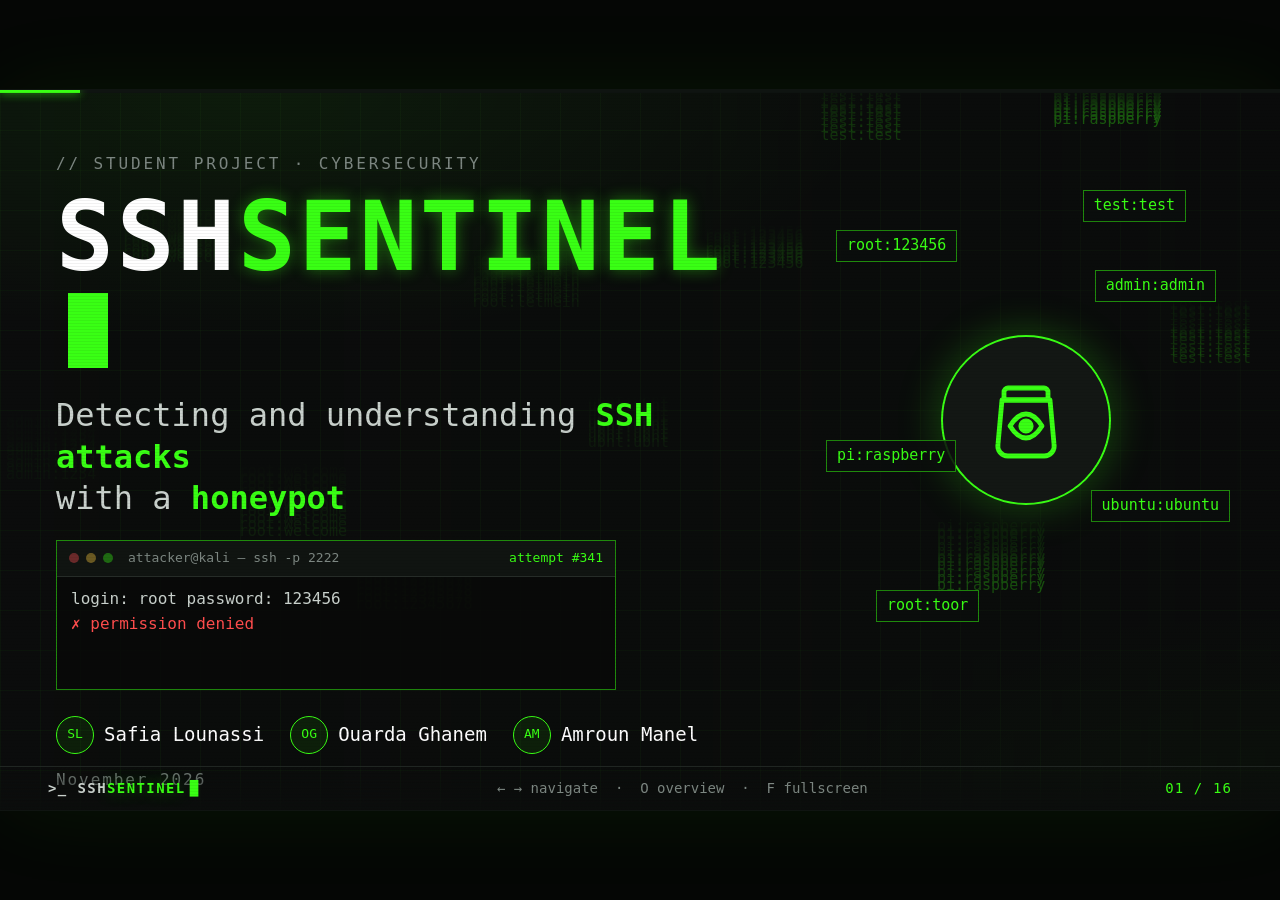
<file: presentation/index.html>
<!DOCTYPE html>
<html lang="en">
<head>
<meta charset="utf-8">
<meta name="viewport" content="width=device-width, initial-scale=1">
<title>SSH Sentinel - Detecting and understanding SSH attacks with a honeypot</title>
<link rel="stylesheet" href="css/style.css">
<link rel="stylesheet" href="css/slides.css">
</head>
<body>

<!-- ============================ ICON SET (line icons, 48x48) ============================ -->
<svg width="0" height="0" style="position:absolute" aria-hidden="true" focusable="false">
  <symbol id="i-server" viewBox="0 0 48 48"><rect x="6" y="8" width="36" height="14" rx="3"/><rect x="6" y="26" width="36" height="14" rx="3"/><circle cx="13" cy="15" r="1.6" fill="currentColor"/><circle cx="13" cy="33" r="1.6" fill="currentColor"/><path d="M22 15h14M22 33h14"/></symbol>
  <symbol id="i-db" viewBox="0 0 48 48"><ellipse cx="24" cy="12" rx="14" ry="6"/><path d="M10 12v24c0 3.3 6.3 6 14 6s14-2.7 14-6V12"/><path d="M10 24c0 3.3 6.3 6 14 6s14-2.7 14-6"/></symbol>
  <symbol id="i-web" viewBox="0 0 48 48"><rect x="5" y="8" width="38" height="32" rx="4"/><path d="M5 17h38"/><circle cx="11" cy="12.5" r="1.2" fill="currentColor"/><circle cx="16" cy="12.5" r="1.2" fill="currentColor"/><circle cx="24" cy="29" r="7"/><path d="M17 29h14M24 22c-3 3-3 11 0 14M24 22c3 3 3 11 0 14"/></symbol>
  <symbol id="i-terminal" viewBox="0 0 48 48"><rect x="5" y="9" width="38" height="30" rx="4"/><path d="M12 19l7 6-7 6M24 32h10"/></symbol>
  <symbol id="i-key" viewBox="0 0 48 48"><circle cx="15" cy="24" r="8"/><circle cx="15" cy="24" r="2.5" fill="currentColor"/><path d="M23 24h20M36 24v6M42 24v5"/></symbol>
  <symbol id="i-hacker" viewBox="0 0 48 48"><path d="M8 43c0-9 6-14 16-14s16 5 16 14"/><path d="M11 24c0-9 5-16 13-16s13 7 13 16c0 6-5 10-13 10s-13-4-13-10z"/><ellipse cx="24" cy="24" rx="8" ry="6.5" fill="#0b0d0c"/><circle cx="21" cy="24" r="1.8" fill="#ff4d4d" stroke="none"/><circle cx="27" cy="24" r="1.8" fill="#ff4d4d" stroke="none"/></symbol>
  <symbol id="i-firewall" viewBox="0 0 48 48"><rect x="5" y="10" width="38" height="28" rx="2"/><path d="M5 19.3h38M5 28.6h38M19 10v9.3M33 10v9.3M12 19.3v9.3M26 19.3v9.3M40 19.3v9.3M19 28.6V38M33 28.6V38"/></symbol>
  <symbol id="i-honeypot" viewBox="0 0 48 48"><path d="M13 14h22v-4a2 2 0 0 0-2-2H15a2 2 0 0 0-2 2z"/><path d="M12 14h24l2 22a5 5 0 0 1-5 6H15a5 5 0 0 1-5-6z"/><path d="M16 27c2.5-4 5.5-6 8-6s5.5 2 8 6c-2.5 4-5.5 6-8 6s-5.5-2-8-6z"/><circle cx="24" cy="27" r="2.6" fill="currentColor"/></symbol>
  <symbol id="i-eye" viewBox="0 0 48 48"><path d="M3 24s8-13 21-13 21 13 21 13-8 13-21 13S3 24 3 24z"/><circle cx="24" cy="24" r="6"/><circle cx="24" cy="24" r="2" fill="currentColor"/></symbol>
  <symbol id="i-shell" viewBox="0 0 48 48"><ellipse cx="24" cy="25" rx="18" ry="12" transform="rotate(-18 24 25)"/><path d="M8 31c9-5 23-7 33-3"/><path d="M16 29.5v4M20.5 28v4.2M25 27v4.4M29.5 26.5v4.2M34 27v4"/><path d="M14 23.5l3-1.5M18 20.5l3-1.2M23 18.6l3-.8M28 17.8l3-.2"/></symbol>
  <symbol id="i-hammer" viewBox="0 0 48 48"><rect x="21" y="5" width="24" height="11" rx="2" transform="rotate(45 33 10.5)"/><path d="M26 22L8 40"/></symbol>
  <symbol id="i-book" viewBox="0 0 48 48"><path d="M5 11c6-2 13-1 19 3v26c-6-4-13-5-19-3z"/><path d="M43 11c-6-2-13-1-19 3v26c6-4 13-5 19-3z"/><path d="M11 19c3-.6 6 0 9 1.6M11 26c3-.6 6 0 9 1.6"/></symbol>
  <symbol id="i-spray" viewBox="0 0 48 48"><rect x="8" y="20" width="16" height="22" rx="3"/><path d="M12 20v-7h9v7M21 14h9v-3H17"/><path d="M12 30h8"/><circle cx="35" cy="14" r="1.4" fill="currentColor"/><circle cx="40" cy="18" r="1.4" fill="currentColor"/><circle cx="37" cy="23" r="1.4" fill="currentColor"/><circle cx="43" cy="24" r="1.4" fill="currentColor"/><circle cx="40" cy="29" r="1.4" fill="currentColor"/></symbol>
  <symbol id="i-search" viewBox="0 0 48 48"><circle cx="21" cy="21" r="12"/><path d="M30 30l13 13"/><path d="M15 21h12M15 17h8M15 25h8"/></symbol>
  <symbol id="i-session" viewBox="0 0 48 48"><rect x="3" y="17" width="14" height="14" rx="3"/><rect x="31" y="17" width="14" height="14" rx="3"/><path d="M17 24h14"/><path d="M24 14v-5M24 34v5" /></symbol>
  <symbol id="i-alert" viewBox="0 0 48 48"><path d="M24 6L44 40H4z"/><path d="M24 20v10"/><circle cx="24" cy="35" r="1.6" fill="currentColor"/></symbol>
  <symbol id="i-pin" viewBox="0 0 48 48"><path d="M24 43s13-12 13-22a13 13 0 0 0-26 0c0 10 13 22 13 22z"/><circle cx="24" cy="21" r="5"/></symbol>
  <symbol id="i-globe" viewBox="0 0 48 48"><circle cx="24" cy="24" r="18"/><path d="M6 24h36M24 6c-8 9-8 27 0 36M24 6c8 9 8 27 0 36"/></symbol>
  <symbol id="i-lock" viewBox="0 0 48 48"><rect x="9" y="21" width="30" height="21" rx="4"/><path d="M15 21v-6a9 9 0 0 1 18 0v6"/><circle cx="24" cy="31" r="2.5" fill="currentColor"/></symbol>
  <symbol id="i-shield" viewBox="0 0 48 48"><path d="M24 5l16 6v12c0 10-7 17-16 20C15 40 8 33 8 23V11z"/><path d="M17 24l5 5 9-10"/></symbol>
  <symbol id="i-door" viewBox="0 0 48 48"><rect x="12" y="5" width="24" height="38" rx="2"/><circle cx="31" cy="25" r="2" fill="currentColor"/><path d="M6 43h36"/></symbol>
  <symbol id="i-playbook" viewBox="0 0 48 48"><rect x="9" y="8" width="30" height="35" rx="3"/><rect x="17" y="4" width="14" height="8" rx="2"/><path d="M15 21h18M15 28h18M15 35h10"/></symbol>
  <symbol id="i-bell" viewBox="0 0 48 48"><path d="M10 35V23a14 14 0 0 1 28 0v12l4 4H6z"/><path d="M20 43a4 4 0 0 0 8 0"/></symbol>
  <symbol id="i-cube" viewBox="0 0 48 48"><path d="M24 5l17 9v20l-17 9-17-9V14z"/><path d="M7 14l17 9 17-9M24 23v20"/></symbol>
  <symbol id="i-sliders" viewBox="0 0 48 48"><path d="M6 12h36M6 24h36M6 36h36"/><circle cx="17" cy="12" r="4" fill="#141815"/><circle cx="31" cy="24" r="4" fill="#141815"/><circle cx="14" cy="36" r="4" fill="#141815"/></symbol>
  <symbol id="i-check" viewBox="0 0 48 48"><path d="M8 25l11 11 21-23"/></symbol>
  <symbol id="i-x" viewBox="0 0 48 48"><path d="M11 11l26 26M37 11L11 37"/></symbol>
  <symbol id="i-laptop" viewBox="0 0 48 48"><rect x="9" y="10" width="30" height="21" rx="2"/><path d="M3 39h42l-3-8H6z"/></symbol>
  <symbol id="i-camera" viewBox="0 0 48 48"><rect x="4" y="14" width="40" height="26" rx="4"/><circle cx="24" cy="27" r="8"/><path d="M15 14l3-6h12l3 6"/></symbol>
  <symbol id="i-file" viewBox="0 0 48 48"><path d="M11 5h18l9 9v29H11z"/><path d="M29 5v9h9M17 24h14M17 30h14M17 36h9"/></symbol>
  <symbol id="i-plug" viewBox="0 0 48 48"><path d="M17 5v10M31 5v10"/><path d="M11 15h26v8a13 13 0 0 1-26 0z"/><path d="M24 36v8"/></symbol>
  <symbol id="i-clock" viewBox="0 0 48 48"><circle cx="24" cy="24" r="18"/><path d="M24 12v13l8 5"/></symbol>
  <symbol id="i-network" viewBox="0 0 48 48"><circle cx="24" cy="10" r="5"/><circle cx="9" cy="37" r="5"/><circle cx="39" cy="37" r="5"/><path d="M21 14.5L11.5 32.5M27 14.5l9.5 18M14 37h20"/></symbol>
  <symbol id="i-skull" viewBox="0 0 48 48"><path d="M10 22c0-8 6-14 14-14s14 6 14 14c0 5-2 8-5 10v6H15v-6c-3-2-5-5-5-10z"/><circle cx="18" cy="23" r="3" fill="currentColor"/><circle cx="30" cy="23" r="3" fill="currentColor"/><path d="M21 38v-4M27 38v-4"/></symbol>
</svg>

<div id="deck">
<div id="stage">
  <div class="chrome-progress"><i id="bar"></i></div>

  <!-- ================================== 01 TITLE ================================== -->
  <section class="slide s-title" id="title" data-title="Title">
    <canvas id="rain" width="1280" height="720"></canvas>
    <div class="t-left">
      <div class="t-kicker">// student project &middot; cybersecurity</div>
      <h1 class="hero">SSH<span class="accent">SENTINEL</span><span class="caret-block"></span></h1>
      <p class="sub">Detecting and understanding <b>SSH attacks</b><br>with a <b>honeypot</b></p>
      <div class="miniterm" id="miniterm" aria-hidden="true">
        <div class="mt-head"><i></i><i></i><i></i><span>attacker@kali &mdash; ssh -p 2222</span><em id="mt-count">attempt #1</em></div>
        <div class="mt-body" id="mt-body"></div>
      </div>
      <div class="team">
        <div class="person"><span class="avatar">SL</span><span>Safia Lounassi</span></div>
        <div class="person"><span class="avatar">OG</span><span>Ouarda Ghanem</span></div>
        <div class="person"><span class="avatar">AM</span><span>Amroun Manel</span></div>
      </div>
      <div class="t-date">November 2026</div>
    </div>
    <div class="t-art" id="tart">
      <div class="radar"><i></i><i></i><i></i></div>
      <button class="jar-btn" id="jar" aria-label="Touch the honeypot"><svg class="ic"><use href="#i-honeypot"/></svg></button>
      <span class="fchip c1">root:123456</span><span class="fchip c2">admin:admin</span>
      <span class="fchip c3">pi:raspberry</span><span class="fchip c4">ubuntu:ubuntu</span>
      <span class="fchip c5">root:toor</span><span class="fchip c6">test:test</span>
      <div class="jar-alert" id="jar-alert"><svg class="ic"><use href="#i-alert"/></svg> ATTACKER CAUGHT</div>
    </div>
  </section>

  <!-- ================================== 02 SCENARIO ================================== -->
  <section class="slide" id="scenario" data-title="The scenario">
    <header class="head">
      <div class="kicker"><b>02</b> &middot; The scenario</div>
      <h1 class="t">Imagine a company&hellip;</h1>
    </header>
    <div class="sc-body">
      <div class="sc-wrap">
        <svg id="scene" viewBox="0 0 820 440" class="scene" role="img" aria-label="A company network with servers; an unknown attacker on the internet tries to reach the SSH administration server">
          <path d="M228 8v424" class="dash"/>
          <text x="228" y="436" text-anchor="middle" class="tiny" id="sc-inet">INTERNET</text>

          <g id="sc-attacker">
            <circle class="halo" cx="85" cy="345" r="62"/>
            <use href="#i-hacker" x="30" y="290" width="110" height="110" class="red"/>
            <text x="85" y="416" text-anchor="middle" class="lbl red">Unknown IP</text>
            <text x="85" y="432" text-anchor="middle" class="tiny">203.0.113.10</text>
          </g>

          <g id="sc-company">
            <rect x="300" y="8" width="512" height="424" rx="12" class="cbox"/>
            <text x="322" y="36" class="lbl">ACME CORP &middot; private network</text>
            <g class="srvs">
              <use href="#i-server" x="330" y="52" width="52" height="52"/><use href="#i-server" x="422" y="52" width="52" height="52"/><use href="#i-server" x="514" y="52" width="52" height="52"/><use href="#i-server" x="606" y="52" width="52" height="52"/><use href="#i-server" x="698" y="52" width="52" height="52"/>
              <use href="#i-server" x="330" y="128" width="52" height="52"/><use href="#i-server" x="422" y="128" width="52" height="52"/><use href="#i-server" x="514" y="128" width="52" height="52"/><use href="#i-server" x="606" y="128" width="52" height="52"/><use href="#i-server" x="698" y="128" width="52" height="52"/>
            </g>
            <text x="330" y="212" class="lbl dim">10 Linux servers</text>
            <path d="M322 226h470" class="dash soft"/>
            <g id="sc-ssh">
              <circle class="ring" cx="366" cy="330" r="48"/>
              <use href="#i-terminal" x="336" y="300" width="60" height="60"/>
              <text x="366" y="398" text-anchor="middle" class="lbl">SSH admin</text>
            </g>
            <g id="sc-db"><use href="#i-db" x="500" y="300" width="60" height="60"/><text x="530" y="398" text-anchor="middle" class="lbl dim">Database</text></g>
            <g id="sc-web"><use href="#i-web" x="650" y="300" width="60" height="60"/><text x="680" y="398" text-anchor="middle" class="lbl dim">Web app</text></g>
          </g>
          <g id="sc-flow"></g>
          <text id="sc-count" x="85" y="272" text-anchor="middle" class="count">attempts: 0</text>
        </svg>
        <div class="qb qb1" data-step="4"><svg class="ic"><use href="#i-search"/></svg> Who is it?</div>
        <div class="qb qb2" data-step="4"><svg class="ic"><use href="#i-playbook"/></svg> What are they trying?</div>
        <div class="qb qb3" data-step="4"><svg class="ic"><use href="#i-terminal"/></svg> What if they get in?</div>
      </div>
      <aside class="sc-say">
        <div class="say" data-step="1"><b>A company</b><span>10 Linux servers, a database server, a web application server and an SSH administration server.</span></div>
        <div class="say" data-step="2"><b>One day&hellip;</b><span>An unknown IP address keeps trying different credentials on the SSH server.</span></div>
        <div class="say alert" data-step="3"><b><svg class="ic"><use href="#i-bell"/></svg> The security team notices</b><span><em id="sc-n">0</em> failed logins. They need answers, fast.</span></div>
      </aside>
    </div>
  </section>

  <!-- ================================== 03 QUESTIONS ================================== -->
  <section class="slide" id="questions" data-title="Three questions">
    <header class="head">
      <div class="kicker"><b>03</b> &middot; What the company wants to know</div>
      <h1 class="t">Three questions</h1>
    </header>
    <div class="qrow">
      <article class="qcard" data-step="1" tabindex="0">
        <div class="qinner">
          <div class="qface front"><span class="qnum">01</span><svg class="ic xl"><use href="#i-hacker"/></svg><h2>Who?</h2><p>Who is trying to access our infrastructure?</p><span class="hint">click to flip</span></div>
          <div class="qface back"><h3>We answer with</h3><ul><li><svg class="ic"><use href="#i-globe"/></svg> a world map of attackers</li><li><svg class="ic"><use href="#i-pin"/></svg> IP, country, history</li></ul><span class="hint">Slide 11</span></div>
        </div>
      </article>
      <article class="qcard" data-step="2" tabindex="0">
        <div class="qinner">
          <div class="qface front"><span class="qnum">02</span><svg class="ic xl"><use href="#i-playbook"/></svg><h2>How?</h2><p>What techniques are they using?</p><span class="hint">click to flip</span></div>
          <div class="qface back"><h3>We answer with</h3><ul><li><svg class="ic"><use href="#i-shield"/></svg> 11 detection rules</li><li><svg class="ic"><use href="#i-bell"/></svg> alerts with severity</li></ul><span class="hint">Slides 12-13</span></div>
        </div>
      </article>
      <article class="qcard" data-step="3" tabindex="0">
        <div class="qinner">
          <div class="qface front"><span class="qnum">03</span><svg class="ic xl"><use href="#i-terminal"/></svg><h2>Then?</h2><p>What happens after they gain access to a simulated environment?</p><span class="hint">click to flip</span></div>
          <div class="qface back"><h3>We answer with</h3><ul><li><svg class="ic"><use href="#i-shell"/></svg> Cowrie's fake shell</li><li><svg class="ic"><use href="#i-clock"/></svg> a replay of the session</li></ul><span class="hint">Slide 14</span></div>
        </div>
      </article>
    </div>
    <div class="bigline" data-step="4">We answer all three &mdash; <span class="accent">without risking a single real server.</span></div>
  </section>

  <!-- ================================== 04 HONEYPOT ================================== -->
  <section class="slide" id="honeypot" data-title="Key term: honeypot">
    <header class="head">
      <div class="kicker"><b>04</b> &middot; Key term</div>
      <h1 class="t"><svg class="ic hi"><use href="#i-honeypot"/></svg> Honeypot</h1>
    </header>
    <div class="two hp">
      <div class="hp-left">
        <p class="lead">A <b>decoy system</b> that looks real, but that nobody legitimate has any reason to use.</p>
        <div class="analogy" data-step="1"><span class="tag">Analogy</span>A wallet left on a table, with a hidden camera. An honest person walks past. Whoever touches it is exactly who you wanted to see.</div>
        <div class="trio" data-step="2">
          <div><svg class="ic"><use href="#i-alert"/></svg><span>Any connection is suspicious</span></div>
          <div><svg class="ic"><use href="#i-eye"/></svg><span>Every move is recorded</span></div>
          <div><svg class="ic"><use href="#i-shield"/></svg><span>Nothing real is at risk</span></div>
        </div>
      </div>
      <div class="hp-right">
        <svg id="hp-scene" viewBox="0 0 560 330" role="img" aria-label="A thief reaches for a wallet; a hidden camera records it">
          <g id="hp-cam"><use href="#i-camera" x="440" y="14" width="86" height="86"/><circle class="rec" cx="512" cy="36" r="5"/><text x="483" y="116" text-anchor="middle" class="tiny">hidden camera</text></g>
          <path d="M455 100L400 214" class="dash soft"/>
          <rect x="120" y="262" width="360" height="12" rx="4" class="table"/><path d="M150 274v40M450 274v40" class="table-leg"/>
          <g id="hp-bait" transform="translate(300 214)"><rect width="96" height="48" rx="9" class="wallet"/><path d="M62 0v48" class="wallet-line"/><circle cx="78" cy="24" r="5" class="wallet-clasp"/><text x="28" y="31" class="coin">$</text></g>
          <text x="348" y="298" text-anchor="middle" class="tiny">bait</text>
          <g id="hp-thief"><use href="#i-hacker" x="0" y="196" width="104" height="104" class="red"/></g>
          <circle id="hp-flash" cx="350" cy="238" r="0"/>
          <g id="hp-stamp"><rect x="150" y="70" width="230" height="52" rx="6"/><text x="265" y="106" text-anchor="middle">CAUGHT</text></g>
        </svg>
        <div class="hp-foot"><button class="btn" id="hp-btn">&#9654; Touch the bait</button><div id="hp-log" class="mini-log"></div></div>
      </div>
    </div>
  </section>

  <!-- ================================== 05 COWRIE ================================== -->
  <section class="slide" id="cowrie" data-title="Key term: Cowrie">
    <header class="head">
      <div class="kicker"><b>05</b> &middot; Key term</div>
      <h1 class="t"><svg class="ic hi"><use href="#i-shell"/></svg> Cowrie</h1>
    </header>
    <div class="two cw">
      <div class="cw-left">
        <p class="lead">A ready-made, open-source <b>SSH honeypot</b>. It records. It does not analyse.</p>
        <ul class="facts">
          <li data-step="1"><svg class="ic"><use href="#i-terminal"/></svg><span>Listens on port <b>2222</b> &mdash; the real SSH stays on 22</span></li>
          <li data-step="2"><svg class="ic"><use href="#i-shell"/></svg><span>Gives attackers a <b>fake shell</b>: every answer is invented</span></li>
          <li data-step="3"><svg class="ic"><use href="#i-file"/></svg><span>Saves every action as a <b>JSON log</b></span></li>
          <li data-step="4"><svg class="ic"><use href="#i-shield"/></svg><span>Attackers <b>never touch a real system</b></span></li>
        </ul>
        <div class="credit" data-step="5"><svg class="ic"><use href="#i-plug"/></svg><span>Not our code. <b>SSH Sentinel</b> is built on top of it.</span></div>
      </div>
      <div class="cw-right">
        <div class="cw-title">Try it &mdash; you are the attacker</div>
        <div class="term">
          <div class="term-head"><i></i><i></i><i></i><span>root@svr04 &mdash; fake shell (Cowrie)</span></div>
          <div class="term-body" id="tb"></div>
          <form class="term-in" id="tf" autocomplete="off"><span class="ps1">root@svr04:~#</span><input id="ti" spellcheck="false" aria-label="type a command"></form>
        </div>
        <div class="cmdchips" id="cmdchips">
          <button class="chipbtn" data-cmd="whoami">whoami</button><button class="chipbtn" data-cmd="uname -a">uname -a</button><button class="chipbtn" data-cmd="ls">ls</button><button class="chipbtn" data-cmd="cat /etc/passwd">cat /etc/passwd</button><button class="chipbtn" data-cmd="wget http://example.invalid/x">wget&hellip;</button>
        </div>
        <div class="rec-title"><svg class="ic"><use href="#i-eye"/></svg> What Cowrie records</div>
        <div class="reclog" id="reclog"></div>
      </div>
    </div>
  </section>

  <!-- ================================== 06 VOCABULARY ================================== -->
  <section class="slide" id="vocab" data-title="Attack vocabulary">
    <header class="head">
      <div class="kicker"><b>06</b> &middot; Key terms &middot; the attacker's vocabulary</div>
      <h1 class="t">Five words you will hear</h1>
    </header>
    <div class="vtiles" id="vtiles">
      <button class="vtile" data-step="1" data-v="brute"><svg class="ic xl"><use href="#i-hammer"/></svg><b>Brute force</b><span>Try every possible combination until one works.</span></button>
      <button class="vtile" data-step="2" data-v="dict"><svg class="ic xl"><use href="#i-book"/></svg><b>Dictionary attack</b><span>Try the most common passwords first.</span></button>
      <button class="vtile" data-step="3" data-v="spray"><svg class="ic xl"><use href="#i-spray"/></svg><b>Password spraying</b><span>One password, tried on many accounts.</span></button>
      <button class="vtile" data-step="4" data-v="enum"><svg class="ic xl"><use href="#i-search"/></svg><b>Username enumeration</b><span>Probe which usernames actually exist.</span></button>
      <button class="vtile" data-step="5" data-v="session"><svg class="ic xl"><use href="#i-session"/></svg><b>SSH session</b><span>One connection, from connect to close.</span></button>
    </div>
    <div class="vdemo panel" id="vdemo"><div class="vd-empty">Press &rarr; to meet the first one</div></div>
  </section>

  <!-- ================================== 07 PROBLEM ================================== -->
  <section class="slide" id="problem" data-title="The problem">
    <header class="head">
      <div class="kicker"><b>07</b> &middot; The problem</div>
      <h1 class="t">A honeypot gives you <span class="red">logs</span>, not answers</h1>
    </header>
    <div class="logwall panel">
      <div class="logscroll" id="logscroll"></div>
      <div class="lw-badge" data-step="1"><svg class="ic"><use href="#i-file"/></svg> <em id="lw-n">12,408</em> events today</div>
      <div class="lw-shade"></div>
      <div class="lw-q" data-step="2">
        <div><svg class="ic"><use href="#i-hacker"/></svg>Who attacked?</div>
        <div><svg class="ic"><use href="#i-key"/></svg>Who got in?</div>
        <div><svg class="ic"><use href="#i-terminal"/></svg>What did they do?</div>
      </div>
    </div>
    <div class="bigline" data-step="3">Nobody can read this at scale. <span class="accent">We need a tool that turns logs into answers.</span></div>
  </section>

  <!-- ================================== 08 VERSUS ================================== -->
  <section class="slide" id="versus" data-title="Why a honeypot, not just a firewall?">
    <header class="head">
      <div class="kicker"><b>08</b> &middot; A fair question</div>
      <h1 class="t">Why a honeypot, not just a firewall?</h1>
    </header>
    <div class="vs">
      <div class="vs-col fw" id="vs-fw">
        <div class="vs-top"><svg class="ic"><use href="#i-firewall"/></svg><div><b>Firewall</b><small>the locked door</small></div></div>
        <div class="lane"><svg class="ic atk"><use href="#i-hacker"/></svg><i class="pkt" id="fw-pkt"></i><svg class="ic wall"><use href="#i-firewall"/></svg><span class="stamp bad" id="fw-stamp">BLOCKED</span></div>
        <div class="vs-log" id="fw-log"></div>
        <div class="vs-learn" id="fw-learn">You learn: <b>one log line</b></div>
      </div>
      <div class="vs-btn"><button class="btn" id="vs-go">&#9654; Launch attack</button></div>
      <div class="vs-col hp" id="vs-hp">
        <div class="vs-top"><svg class="ic"><use href="#i-honeypot"/></svg><div><b>Honeypot</b><small>the decoy room with a camera</small></div></div>
        <div class="lane"><svg class="ic atk"><use href="#i-hacker"/></svg><i class="pkt" id="hp-pkt"></i><svg class="ic room"><use href="#i-camera"/></svg></div>
        <div class="vs-log" id="hp-log2"></div>
        <div class="vs-learn" id="hp-learn">You learn: <b>the attacker's whole playbook</b></div>
      </div>
    </div>
    <div class="adv" data-step="2">
      <div><svg class="ic"><use href="#i-check"/></svg><b>Almost no false alarms</b><span>nobody legitimate uses it</span></div>
      <div><svg class="ic"><use href="#i-terminal"/></svg><b>Sees what happens after login</b><span>every command typed</span></div>
      <div><svg class="ic"><use href="#i-cube"/></svg><b>Safe to study</b><span>a fake shell, nothing real</span></div>
      <div><svg class="ic"><use href="#i-bell"/></svg><b>Early warning</b><span>check the real servers</span></div>
    </div>
    <div class="caveat" data-step="3">They work <b>together</b>. A honeypot sees only attacks aimed at it &mdash; it complements real defences, it does not replace them.</div>
  </section>

  <!-- ================================== 09 SOLUTION ================================== -->
  <section class="slide" id="solution" data-title="The solution: SSH Sentinel">
    <header class="head">
      <div class="kicker"><b>09</b> &middot; Our solution</div>
      <h1 class="t">SSH<span class="accent">Sentinel</span> <span class="dimh">&mdash; Cowrie records, Sentinel makes sense of it</span></h1>
    </header>
    <div class="sol">
      <div class="sol-raw" id="sol-raw"></div>
      <div class="sol-core"><div class="core-ring"><svg class="ic"><use href="#i-shield"/></svg></div></div>
      <div class="sol-out" id="sol-out">
        <div class="stat"><em data-to="16">0</em><span>attacker IPs</span></div>
        <div class="stat"><em data-to="124">0</em><span>failed logins</span></div>
        <div class="stat hot"><em data-to="46">0</em><span>alerts raised</span></div>
        <div class="stat"><em data-to="15">0</em><span>countries</span></div>
      </div>
    </div>
    <div class="verbs" data-step="1">
      <div class="verb"><svg class="ic"><use href="#i-file"/></svg><b>COLLECT</b><span>read the honeypot log</span></div>
      <span class="varrow">&rarr;</span>
      <div class="verb"><svg class="ic"><use href="#i-shield"/></svg><b>DETECT</b><span>11 rules find attack patterns</span></div>
      <span class="varrow">&rarr;</span>
      <div class="verb"><svg class="ic"><use href="#i-eye"/></svg><b>UNDERSTAND</b><span>map, charts, alerts, sessions</span></div>
    </div>
  </section>

  <!-- ================================== 10 ARCHITECTURE ================================== -->
  <section class="slide" id="arch" data-title="Architecture">
    <header class="head">
      <div class="kicker"><b>10</b> &middot; Architecture &middot; the two-machine lab</div>
      <h1 class="t">From one login attempt to one dashboard</h1>
    </header>
    <div class="pipe" id="pipe">
      <button class="pn" data-i="0"><svg class="ic"><use href="#i-laptop"/></svg><b>Attacker PC</b><small>hydra &middot; ssh</small></button>
      <span class="pa"><i></i></span>
      <button class="pn" data-i="1"><svg class="ic"><use href="#i-shell"/></svg><b>Cowrie</b><small>honeypot :2222</small></button>
      <span class="pa"><i></i></span>
      <button class="pn" data-i="2"><svg class="ic"><use href="#i-file"/></svg><b>Collector</b><small>reads the log</small></button>
      <span class="pa"><i></i></span>
      <button class="pn" data-i="3"><svg class="ic"><use href="#i-db"/></svg><b>Database</b><small>SQLite</small></button>
      <span class="pa"><i></i></span>
      <div class="pstack">
        <button class="pn sm" data-i="4"><svg class="ic"><use href="#i-shield"/></svg><b>Detection</b><small>11 rules</small></button>
        <button class="pn sm" data-i="5"><svg class="ic"><use href="#i-globe"/></svg><b>Geolocation</b><small>IP &rarr; place</small></button>
      </div>
      <span class="pa"><i></i></span>
      <button class="pn" data-i="6"><svg class="ic"><use href="#i-plug"/></svg><b>API</b><small>Flask</small></button>
      <span class="pa"><i></i></span>
      <button class="pn" data-i="7"><svg class="ic"><use href="#i-web"/></svg><b>Dashboard</b><small>map &middot; alerts</small></button>
      <div class="brk brk-a"><span>ATTACKER machine</span></div>
      <div class="brk brk-b"><span>SERVER machine &mdash; same network</span></div>
      <i class="pdot" id="pdot"></i>
    </div>
    <div class="pcap" id="pcap"><button class="btn" id="pplay">&#9654; Follow one login attempt</button><code id="pcap-t">Click any block to see what it does.</code></div>
    <div class="pdetail panel" id="pdetail"><h3 id="pd-h">&nbsp;</h3><p id="pd-p"></p><small id="pd-f"></small></div>
  </section>

  <!-- ================================== 11 Q1 WHO ================================== -->
  <section class="slide" id="q1" data-title="Question 1: Who?">
    <header class="head">
      <div class="kicker"><span class="qbadge">Question 1</span> &middot; Who is trying to access our infrastructure?</div>
      <h1 class="t">Who? <span class="dimh">&mdash; every attacker, placed on the map</span></h1>
    </header>
    <div class="two q1">
      <div class="panel mapbox">
        <canvas id="map" width="1500" height="600"></canvas>
        <div id="map-tip" class="map-tip hidden"></div>
        <div class="map-leg"><span><i></i> bubble size = events</span></div>
      </div>
      <div class="q1-side">
        <div class="panel table-p"><table id="q1-table"></table></div>
        <div class="lan" data-step="1"><svg class="ic"><use href="#i-laptop"/></svg><span>Our lab attacker has a <b>private IP</b> (192.168.x.x): it has no place on a world map, so it shows as <b>"Private network"</b>.</span></div>
      </div>
    </div>
  </section>

  <!-- ================================== 12 Q2 RULES ================================== -->
  <section class="slide" id="q2" data-title="Question 2: Techniques">
    <header class="head">
      <div class="kicker"><span class="qbadge">Question 2</span> &middot; What techniques are they using?</div>
      <h1 class="t">11 rules that recognise an attack <span class="dimh">&mdash; 4 are new</span></h1>
    </header>
    <div class="two q2">
      <div class="q2-left">
        <div class="rules" id="rules"></div>
        <div class="rdetail panel" id="rdetail"><span class="rd-hint">Click a rule</span></div>
      </div>
      <div class="q2-right panel">
        <div class="pg-title"><svg class="ic"><use href="#i-sliders"/></svg> Try the detector</div>
        <div class="pg-sub">Failed logins from one IP in the last <b>30 seconds</b></div>
        <div class="pg-num"><em id="pg-n">0</em></div>
        <input type="range" min="0" max="14" value="0" id="pg-range" aria-label="failed logins in 30 seconds">
        <div class="pg-scale"><span style="--p:35.7%">5</span><span style="--p:71.4%">10</span></div>
        <div class="pg-lamps">
          <div class="lamp" id="lamp-bf"><i></i><div><b>brute_force</b><small>5 failures &middot; medium</small></div></div>
          <div class="lamp" id="lamp-ra"><i></i><div><b>rapid_attack</b><small>10 failures &middot; high</small></div></div>
        </div>
        <button class="btn" id="pg-sim">&#9654; Simulate an attack</button>
      </div>
    </div>
  </section>

  <!-- ================================== 13 BOTNET ================================== -->
  <section class="slide" id="botnet" data-steps="1" data-title="The botnet rule">
    <header class="head">
      <div class="kicker"><span class="qbadge">Question 2</span> &middot; the rule that sees what the others miss</div>
      <h1 class="t">distributed_attack <span class="dimh">&mdash; one botnet, four IPs</span></h1>
    </header>
    <div class="bn">
      <div class="bn-toggle"><button class="btn on" id="bn-a">Per-IP view</button><button class="btn" id="bn-b">Cross-IP view</button></div>
      <div class="bn-cards" id="bn-cards"></div>
      <svg class="bn-lines" id="bn-lines" viewBox="0 0 1184 120" preserveAspectRatio="none"></svg>
      <div class="bn-banner" id="bn-banner">
        <div class="bn-quiet"><svg class="ic"><use href="#i-check"/></svg> Every IP stays under the threshold (5) &mdash; <b>no alert</b>. Looks harmless&hellip;</div>
        <div class="bn-alert"><svg class="ic"><use href="#i-alert"/></svg><div><b>distributed_attack &middot; HIGH</b><span>4 IPs tried the <em>same 4 credentials</em> in the same 10 minutes &rarr; a coordinated botnet</span></div></div>
      </div>
    </div>
  </section>

  <!-- ================================== 14 Q3 AFTER ================================== -->
  <section class="slide" id="q3" data-steps="1" data-title="Question 3: After they get in">
    <header class="head">
      <div class="kicker"><span class="qbadge">Question 3</span> &middot; What happens after they gain access?</div>
      <h1 class="t">Then? <span class="dimh">&mdash; watching the attacker work</span></h1>
    </header>
    <div class="two q3">
      <div class="q3-left">
        <div class="term big">
          <div class="term-head"><i></i><i></i><i></i><span>session a3f91c0d22b1 &mdash; 192.0.2.88 &mdash; Cowrie fake shell</span></div>
          <div class="term-body" id="rp-body"></div>
        </div>
        <div class="rp-ctrl"><button class="btn" id="rp-play">&#9654; Replay</button><input type="range" id="rp-range" min="0" max="10" value="0" aria-label="scrub the session"><span class="rp-note">nothing real was touched</span></div>
      </div>
      <div class="q3-right">
        <div class="threat panel"><div class="th-title">Threat level</div><div class="th-bar" id="th-bar"><i></i><i></i><i></i><i></i></div><div class="th-lbl" id="th-lbl">quiet</div></div>
        <div class="alerts panel"><div class="th-title"><svg class="ic"><use href="#i-bell"/></svg> What Sentinel flags</div><div id="rp-alerts"></div></div>
      </div>
    </div>
  </section>

  <!-- ================================== 15 DEMO ================================== -->
  <section class="slide s-demo" id="demo" data-title="Live demo">
    <header class="head">
      <div class="kicker"><b>15</b> &middot; Live demo</div>
      <h1 class="t">Let's attack our own honeypot</h1>
    </header>
    <div class="dm">
      <div class="dm-box a"><svg class="ic xl"><use href="#i-laptop"/></svg><b>ATTACKER</b><small>our friend's PC</small></div>
      <div class="dm-link"><span>same network</span><i></i><i></i><i></i><i></i><i></i></div>
      <div class="dm-box b"><svg class="ic xl"><use href="#i-shell"/></svg><b>SERVER</b><small>Cowrie + SSH Sentinel</small></div>
    </div>
    <div class="dm-steps">
      <div><span>1</span>The attacker scans, guesses passwords, logs in</div>
      <div><span>2</span>Sentinel reads the log and raises alerts</div>
      <div><span>3</span>We read the story on the dashboard</div>
    </div>
    <div class="dm-links">
      <a class="btn" href="http://127.0.0.1:5000" target="_blank" rel="noopener">Open the live dashboard</a>
      <a class="btn ghost" href="http://127.0.0.1:5001" target="_blank" rel="noopener">Open the demo-mode dashboard</a>
    </div>
  </section>

  <!-- ================================== 16 CLOSE ================================== -->
  <section class="slide" id="close" data-title="From detection to action">
    <header class="head">
      <div class="kicker"><b>16</b> &middot; Back to our company</div>
      <h1 class="t">From detection to action</h1>
    </header>
    <div class="cl">
      <div class="cl-ring">
        <svg viewBox="0 0 120 120"><circle cx="60" cy="60" r="52" class="rg-bg"/><circle cx="60" cy="60" r="52" class="rg-fg" id="rg-fg"/></svg>
        <div class="rg-txt"><em id="rg-n">0</em><span>/ 6 done</span></div>
        <div class="rg-sub">The team can&hellip;</div>
      </div>
      <div class="acts" id="acts"></div>
    </div>
    <div class="thanks" data-step="7" id="thanks">
      <div class="th-glow"></div>
      <svg class="ic xxl"><use href="#i-shield"/></svg>
      <h2>Thank you</h2>
      <div class="th-q">Questions?</div>
      <div class="th-names"><span>Safia Lounassi</span><span>Ouarda Ghanem</span><span>Amroun Manel</span></div>
    </div>
  </section>

  <footer class="chrome-foot">
    <div class="brand">&gt;_ SSH<span class="accent">SENTINEL</span></div>
    <div class="hint-keys" id="hintkeys">&larr; &rarr; navigate &nbsp;&middot;&nbsp; O overview &nbsp;&middot;&nbsp; F fullscreen</div>
    <div class="counter"><span id="counter">01 / 16</span></div>
  </footer>
  <button class="navbtn prev" id="prev" aria-label="Previous">&lsaquo;</button>
  <button class="navbtn next" id="next" aria-label="Next">&rsaquo;</button>
</div>
</div>

<div id="overview" class="hidden" aria-label="Slide overview"><div class="ov-title">Slides &mdash; click to jump (Esc to close)</div><div class="ov-grid" id="ov-grid"></div></div>

<script src="js/worldmap.js"></script>
<script src="js/deck.js"></script>
<script src="js/slides-1.js"></script>
<script src="js/slides-2.js"></script>
<script src="js/slides-3.js"></script>
<script>Deck.start();</script>
</body>
</html>
</file>
<file: presentation/css/style.css>
/* =====================================================================
   SSH Sentinel - presentation theme (same look as the dashboard)
   Stage is a fixed 1280x720 canvas that is scaled to fit any screen.
   ===================================================================== */
:root {
  --bg: #0b0d0c;  --panel: #141815;  --panel-2: #1a1f1c;  --line: #262c28;
  --text: #c9d1cc;  --muted: #7d8782;
  --green: #39ff14;  --green-dim: #1f8a0c;  --red: #ff4d4d;
  --amber: #e0b040;  --orange: #ff7b3a;  --grey: #9aa59f;
  --mono: "JetBrains Mono", "Fira Code", Consolas, "DejaVu Sans Mono", monospace;
}
* { box-sizing: border-box; margin: 0; padding: 0; }
html, body { height: 100%; background: #050605; overflow: hidden; color: var(--text); font-family: var(--mono); }
button { font-family: inherit; }
.hidden { display: none !important; }

/* ------------------------------------------------------------------ stage */
#deck { position: fixed; inset: 0; display: grid; place-items: center; }
#stage {
  position: relative; width: 1280px; height: 720px; flex: none; overflow: hidden;
  transform: scale(var(--s, 1)); transform-origin: center center;
  background:
    radial-gradient(ellipse 70% 50% at 20% 0%, rgba(57, 255, 20, .07), transparent 70%),
    radial-gradient(ellipse 60% 40% at 100% 100%, rgba(57, 255, 20, .04), transparent 70%),
    var(--bg);
  box-shadow: 0 0 0 1px #0f1411, 0 0 90px rgba(57, 255, 20, .07);
  font-size: 18px; line-height: 1.45;
}
#stage::before {            /* faint grid */
  content: ""; position: absolute; inset: 0; pointer-events: none; z-index: 0;
  background-image: linear-gradient(rgba(57, 255, 20, .035) 1px, transparent 1px),
                    linear-gradient(90deg, rgba(57, 255, 20, .035) 1px, transparent 1px);
  background-size: 40px 40px;
}
#stage::after {             /* scanlines */
  content: ""; position: absolute; inset: 0; pointer-events: none; z-index: 30;
  background: repeating-linear-gradient(0deg, rgba(0, 0, 0, .16) 0 1px, transparent 1px 3px);
  opacity: .35;
}

/* ------------------------------------------------------------------ chrome */
.chrome-progress { position: absolute; left: 0; right: 0; top: 0; height: 3px; background: #0f1411; z-index: 20; }
#bar { display: block; height: 100%; width: 0; background: var(--green); box-shadow: 0 0 10px var(--green); transition: width .4s ease; }
.chrome-foot {
  position: absolute; left: 0; right: 0; bottom: 0; height: 44px; z-index: 20;
  display: flex; align-items: center; justify-content: space-between; padding: 0 48px;
  color: var(--muted); font-size: 14px; border-top: 1px solid rgba(38, 44, 40, .8);
  background: linear-gradient(transparent, rgba(11, 13, 12, .92));
}
.brand { font-weight: bold; letter-spacing: .1em; color: var(--text); }
.brand::after { content: "\2588"; color: var(--green); margin-left: 4px; animation: blink 1s steps(2) infinite; }
.hint-keys { transition: opacity 1.2s ease; }
.hint-keys.fade { opacity: 0; }
.counter { color: var(--green); letter-spacing: .08em; }
.navbtn {
  position: absolute; top: 50%; transform: translateY(-50%); z-index: 25; width: 40px; height: 90px;
  border: 0; background: rgba(20, 24, 21, .6); color: var(--green); font-size: 42px; cursor: pointer;
  opacity: 0; transition: opacity .25s; line-height: 1;
}
.navbtn.prev { left: 0; border-radius: 0 6px 6px 0; } .navbtn.next { right: 0; border-radius: 6px 0 0 6px; }
#stage:hover .navbtn { opacity: .5; } .navbtn:hover { opacity: 1 !important; background: rgba(31, 138, 12, .5); }

@keyframes blink { 50% { opacity: 0; } }

/* ------------------------------------------------------------------ slides */
.slide {
  position: absolute; inset: 0; z-index: 1; padding: 30px 48px 66px;
  display: flex; flex-direction: column;
  opacity: 0; visibility: hidden; transform: translateX(56px);
  transition: opacity .18s ease, transform .18s ease, visibility 0s linear .18s;
}
.slide.past { transform: translateX(-56px); }
.slide.active { opacity: 1; visibility: visible; transform: none; transition: opacity .35s ease .18s, transform .35s ease .18s, visibility 0s; }

[data-step] { opacity: 0; transform: translateY(18px); transition: opacity .55s ease, transform .55s ease; pointer-events: none; }
[data-step].on { opacity: 1; transform: none; pointer-events: auto; }

.head { margin-bottom: 14px; flex: none; }
.kicker { font-size: 15px; letter-spacing: .14em; text-transform: uppercase; color: var(--muted); }
.kicker b { color: var(--green); }
.qbadge { display: inline-block; padding: 1px 10px; border: 1px solid var(--green); color: var(--green); letter-spacing: .1em; }
h1.t { font-size: 42px; line-height: 1.15; margin-top: 6px; color: var(--green); text-shadow: 0 0 14px rgba(57, 255, 20, .35); font-weight: 700; }
h1.t .dimh, .dimh { font-size: .5em; color: var(--muted); text-shadow: none; font-weight: 400; letter-spacing: 0; }
.accent { color: var(--green); text-shadow: 0 0 16px rgba(57, 255, 20, .4); }
.red { color: var(--red); }
.lead { font-size: 25px; line-height: 1.4; color: var(--text); }
.lead b { color: var(--green); }
.two { display: grid; gap: 32px; flex: 1; min-height: 0; }

.panel { background: var(--panel); border: 1px solid var(--line); padding: 16px; }
.btn {
  display: inline-block; font-size: 16px; color: var(--green); background: transparent;
  border: 1px solid var(--green-dim); padding: 9px 16px; border-radius: 2px; cursor: pointer; text-decoration: none;
}
.btn:hover { background: var(--green); color: #000; }
.btn.on { background: var(--green-dim); color: #fff; }
.btn.ghost { color: var(--text); border-color: var(--line); } .btn.ghost:hover { color: #000; }
.btn:focus-visible, input:focus-visible, .qcard:focus-visible { outline: 2px solid var(--green); outline-offset: 2px; }

.ic { width: 1.15em; height: 1.15em; fill: none; stroke: currentColor; stroke-width: 2.4; stroke-linecap: round; stroke-linejoin: round; vertical-align: -.2em; flex: none; }
.ic.xl { width: 66px; height: 66px; } .ic.xxl { width: 120px; height: 120px; }
.ic.hi { width: .95em; height: .95em; margin-right: .15em; vertical-align: -.1em; }

.bigline { margin-top: auto; padding: 14px 0 0; font-size: 28px; line-height: 1.3; text-align: center; color: var(--text); }

.badge { padding: 1px 9px; border: 1px solid; border-radius: 2px; font-size: 13px; white-space: nowrap; }
.sev-low { color: var(--grey); border-color: #4b534e; } .sev-medium { color: var(--amber); border-color: #7a6422; }
.sev-high { color: var(--orange); border-color: #8a4420; } .sev-critical { color: var(--red); border-color: #8a2a2a; }
.sev-none { color: var(--muted); border-color: var(--line); }

/* overview overlay */
#overview { position: fixed; inset: 0; z-index: 100; background: rgba(5, 6, 5, .96); padding: 36px 48px; overflow: auto; }
.ov-title { color: var(--green); letter-spacing: .12em; margin-bottom: 20px; }
.ov-grid { display: grid; grid-template-columns: repeat(4, 1fr); gap: 14px; }
.ov-item { background: var(--panel); border: 1px solid var(--line); color: var(--text); padding: 14px; text-align: left; cursor: pointer; font-size: 15px; }
.ov-item:hover, .ov-item.cur { border-color: var(--green); box-shadow: 0 0 16px rgba(57, 255, 20, .2); }
.ov-item b { color: var(--green); display: block; font-size: 22px; }

/* =============================================================== 01 title */
.s-title { padding: 0; }
#rain { position: absolute; inset: 0; width: 1280px; height: 720px; opacity: .42; }
.t-left { position: relative; z-index: 2; padding: 62px 56px; width: 800px; display: flex; flex-direction: column; gap: 14px; }
.t-kicker { font-size: 16px; letter-spacing: .18em; text-transform: uppercase; color: var(--muted); }
h1.hero { font-size: 96px; line-height: 1; letter-spacing: .03em; color: #fff; font-weight: 800; }
.caret-block { display: inline-block; width: .42em; height: .78em; margin-left: .12em; background: var(--green); vertical-align: -.02em; animation: blink 1s steps(2) infinite; }
.sub { font-size: 32px; line-height: 1.3; color: var(--text); }
.sub b { color: var(--green); font-weight: 700; }
.miniterm { width: 560px; background: rgba(8, 10, 9, .88); border: 1px solid var(--green-dim); margin-top: 6px; }
.mt-head, .term-head { display: flex; align-items: center; gap: 7px; padding: 8px 12px; background: #101411; border-bottom: 1px solid var(--line); font-size: 13px; color: var(--muted); }
.mt-head i, .term-head i { width: 10px; height: 10px; border-radius: 50%; background: #2c3430; display: inline-block; }
.mt-head i:nth-child(1), .term-head i:nth-child(1) { background: #6b2a2a; } .mt-head i:nth-child(2), .term-head i:nth-child(2) { background: #6b5a22; } .mt-head i:nth-child(3), .term-head i:nth-child(3) { background: #1f6a12; }
.mt-head span, .term-head span { margin-left: 8px; } .mt-head em { margin-left: auto; font-style: normal; color: var(--green); }
.mt-body { padding: 10px 14px; height: 112px; font-size: 16px; line-height: 1.55; overflow: hidden; }
.mt-body .bad { color: var(--red); } .mt-body .good { color: var(--green); text-shadow: 0 0 8px rgba(57, 255, 20, .5); }
.mt-body .cur::after { content: "\2588"; color: var(--green); animation: blink 1s steps(2) infinite; }
.team { display: flex; gap: 26px; margin-top: 12px; }
.person { display: flex; align-items: center; gap: 10px; font-size: 19px; color: #fff; }
.avatar { width: 38px; height: 38px; border: 1px solid var(--green); border-radius: 50%; display: grid; place-items: center; color: var(--green); font-size: 13px; background: rgba(31, 138, 12, .15); }
.t-date { font-size: 16px; color: var(--muted); letter-spacing: .12em; }
.t-art { position: absolute; z-index: 2; right: 64px; top: 70px; width: 380px; height: 520px; }
.radar i { position: absolute; left: 50%; top: 50%; width: 160px; height: 160px; margin: -80px 0 0 -80px; border: 2px solid var(--green); border-radius: 50%; opacity: 0; animation: ripple 4.2s ease-out infinite; }
.radar i:nth-child(2) { animation-delay: 1.4s; } .radar i:nth-child(3) { animation-delay: 2.8s; }
@keyframes ripple { 0% { transform: scale(.7); opacity: .6; } 100% { transform: scale(2.6); opacity: 0; } }
.jar-btn { position: absolute; left: 50%; top: 50%; transform: translate(-50%, -50%); width: 170px; height: 170px; border-radius: 50%; border: 2px solid var(--green); background: rgba(20, 24, 21, .92); color: var(--green); cursor: pointer; box-shadow: 0 0 44px rgba(57, 255, 20, .28); transition: .3s; }
.jar-btn .ic { width: 96px; height: 96px; }
.jar-btn:hover { transform: translate(-50%, -50%) scale(1.05); }
.fchip { position: absolute; padding: 4px 10px; font-size: 15px; color: var(--green); border: 1px solid var(--green-dim); background: rgba(11, 13, 12, .85); animation: floaty 5s ease-in-out infinite; white-space: nowrap; }
.fchip.c1 { left: 0; top: 70px; } .fchip.c2 { right: 0; top: 110px; animation-delay: -1s; } .fchip.c3 { left: -10px; top: 280px; animation-delay: -2s; }
.fchip.c4 { right: -14px; top: 330px; animation-delay: -3s; } .fchip.c5 { left: 40px; top: 430px; animation-delay: -1.5s; } .fchip.c6 { right: 30px; top: 30px; animation-delay: -2.5s; }
@keyframes floaty { 50% { transform: translateY(-14px); } }
.jar-alert { position: absolute; left: 50%; bottom: 8px; transform: translateX(-50%); color: var(--red); border: 1px solid var(--red); padding: 6px 14px; font-weight: 700; letter-spacing: .1em; opacity: 0; transition: .3s; background: rgba(40, 10, 10, .8); white-space: nowrap; }
.t-art.caught .jar-alert { opacity: 1; } .t-art.caught .jar-btn { border-color: var(--red); color: var(--red); box-shadow: 0 0 44px rgba(255, 77, 77, .4); }
.t-art.caught .radar i { border-color: var(--red); }

/* ============================================================= 02 scenario */
.sc-body { display: flex; gap: 24px; flex: 1; min-height: 0; }
.sc-wrap { position: relative; width: 800px; flex: none; }
svg.scene { width: 800px; height: 429px; display: block; overflow: visible; }
svg text { stroke: none; fill: var(--text); font-family: var(--mono); }
.scene use { fill: none; stroke: currentColor; stroke-width: 2.4; stroke-linecap: round; stroke-linejoin: round; }
.scene .dash, #hp-scene .dash { stroke: var(--line); stroke-width: 2; stroke-dasharray: 6 8; fill: none; }
.scene .dash.soft, #hp-scene .dash.soft { stroke: #2a312d; }
svg .tiny { font-size: 12px; fill: var(--muted); letter-spacing: .12em; }
svg .lbl { font-size: 15px; } svg .lbl.dim { fill: var(--muted); } svg text.red { fill: var(--red); }
.scene use.red { color: var(--red); }
.scene .cbox { fill: rgba(20, 24, 21, .75); stroke: var(--green-dim); stroke-width: 1.5; }
.scene .srvs use { color: var(--green-dim); opacity: 0; transition: opacity .5s ease; }
.scene #sc-db use, .scene #sc-web use { color: #4a8a3c; }
.scene #sc-ssh use { color: var(--green); }
.scene .ring { fill: rgba(255, 77, 77, .06); stroke: var(--red); stroke-width: 2; opacity: 0; transition: opacity .4s; }
.scene .halo { fill: rgba(255, 77, 77, .05); stroke: var(--red); stroke-width: 1; stroke-dasharray: 4 6; }
.scene .count { font-size: 16px; fill: var(--red); text-anchor: middle; letter-spacing: .05em; }
#sc-company, #sc-attacker, #sc-count, #sc-net, #sc-inet { opacity: 0; transition: opacity .6s ease; }
.step-1 #sc-company, .step-2 #sc-attacker, .step-2 #sc-count { opacity: 1; } #sc-inet { opacity: 0; } .step-2 #sc-inet { opacity: 1; }
.step-1 .srvs use { opacity: 1; }
.step-2 .scene .ring { opacity: 1; animation: ringpulse 1.2s ease-in-out infinite; }
@keyframes ringpulse { 50% { stroke-opacity: .35; } }
.scene .pk { font-size: 13px; fill: var(--red); }
.qb { position: absolute; left: 4px; width: 214px; padding: 8px 10px; font-size: 14px; line-height: 1.25; color: #fff; background: rgba(20, 24, 21, .95); border: 1px solid var(--amber); display: flex; align-items: center; gap: 8px; }
.qb .ic { color: var(--amber); width: 1.6em; height: 1.6em; }
.qb1 { top: 18px; } .qb2 { top: 92px; } .qb3 { top: 166px; }
.sc-say { width: 360px; display: flex; flex-direction: column; gap: 14px; }
.say { background: var(--panel); border: 1px solid var(--line); border-left: 3px solid var(--green); padding: 14px 16px; }
.say b { display: block; color: var(--green); font-size: 19px; margin-bottom: 4px; }
.say span { font-size: 17px; color: var(--text); line-height: 1.4; display: block; }
.say.alert { border-left-color: var(--red); background: rgba(50, 14, 14, .35); } .say.alert b { color: var(--red); }
.say em { font-style: normal; color: #fff; font-weight: 700; }

/* ============================================================ 03 questions */
.qrow { display: flex; gap: 34px; justify-content: center; margin-top: 14px; }
.qcard { width: 372px; height: 330px; perspective: 1100px; cursor: pointer; outline: none; }
.qinner { position: relative; width: 100%; height: 100%; transition: transform .7s cubic-bezier(.3, .7, .2, 1); transform-style: preserve-3d; }
.qcard.flipped .qinner { transform: rotateY(180deg); }
.qface { position: absolute; inset: 0; backface-visibility: hidden; -webkit-backface-visibility: hidden; background: var(--panel); border: 1px solid var(--line); border-top: 3px solid var(--green); padding: 22px 20px; display: flex; flex-direction: column; align-items: center; text-align: center; gap: 10px; }
.qface.back { transform: rotateY(180deg); background: var(--panel-2); justify-content: center; }
.qface .ic.xl { color: var(--green); width: 84px; height: 84px; filter: drop-shadow(0 0 10px rgba(57, 255, 20, .35)); }
.qface h2 { font-size: 40px; color: #fff; line-height: 1; } .qface h3 { color: var(--green); font-size: 20px; letter-spacing: .08em; margin-bottom: 8px; }
.qface p { font-size: 19px; color: var(--text); line-height: 1.35; }
.qnum { position: absolute; left: 14px; top: 10px; color: var(--muted); font-size: 16px; letter-spacing: .12em; }
.qface .hint { margin-top: auto; font-size: 13px; color: var(--muted); letter-spacing: .1em; text-transform: uppercase; }
.qface ul { list-style: none; display: flex; flex-direction: column; gap: 14px; font-size: 19px; text-align: left; }
.qface li .ic { color: var(--green); margin-right: 8px; }
.qcard:hover .qface.front { border-color: var(--green-dim); box-shadow: 0 0 24px rgba(57, 255, 20, .14); }

/* ============================================================== 04 honeypot */
.hp { grid-template-columns: 500px 1fr; }
.hp-left { display: flex; flex-direction: column; gap: 18px; }
.analogy { background: var(--panel); border: 1px solid var(--line); border-left: 3px solid var(--amber); padding: 14px 16px; font-size: 19px; line-height: 1.45; }
.tag { display: inline-block; margin-right: 10px; padding: 0 8px; background: var(--amber); color: #000; font-size: 13px; font-weight: 700; letter-spacing: .1em; text-transform: uppercase; }
.trio { display: flex; flex-direction: column; gap: 10px; }
.trio > div { display: flex; align-items: center; gap: 14px; font-size: 19px; background: var(--panel); border: 1px solid var(--line); padding: 10px 14px; }
.trio .ic { width: 1.7em; height: 1.7em; color: var(--green); }
.hp-right { display: flex; flex-direction: column; gap: 10px; }
#hp-scene { width: 100%; max-height: 360px; overflow: visible; }
#hp-scene use { fill: none; stroke: currentColor; stroke-width: 2.4; stroke-linecap: round; stroke-linejoin: round; }
#hp-scene #hp-cam use { color: var(--green); }
#hp-scene .rec { fill: var(--red); animation: blink 1.1s steps(2) infinite; stroke: none; }
#hp-scene use.red { color: var(--red); }
#hp-scene .table { fill: #2a332d; } #hp-scene .table-leg { stroke: #2a332d; stroke-width: 8; stroke-linecap: round; }
#hp-scene .wallet { fill: #3a2f12; stroke: var(--amber); stroke-width: 2.5; } #hp-scene .wallet-line { stroke: var(--amber); stroke-width: 2; }
#hp-scene .wallet-clasp { fill: var(--amber); } #hp-scene .coin { fill: var(--amber); font-size: 26px; font-weight: 700; }
#hp-thief { transform: translateX(0); transition: transform 1.3s cubic-bezier(.4, .1, .2, 1); }
.caught #hp-thief { transform: translateX(170px); }
#hp-flash { fill: #fff; opacity: 0; }
.caught #hp-flash { animation: flash .9s ease-out 1.25s forwards; }
@keyframes flash { 0% { opacity: .85; r: 6; } 100% { opacity: 0; r: 150; } }
#hp-stamp { opacity: 0; transform-box: fill-box; transform-origin: center; transform: rotate(-9deg) scale(1.6); transition: .35s ease-out 1.5s; }
#hp-stamp rect { fill: rgba(40, 10, 10, .85); stroke: var(--red); stroke-width: 3; } #hp-stamp text { fill: var(--red); font-size: 34px; font-weight: 800; letter-spacing: .14em; }
.caught #hp-stamp { opacity: 1; transform: rotate(-9deg) scale(1); }
.hp-foot { display: flex; align-items: flex-start; gap: 16px; }
.mini-log { flex: 1; min-height: 54px; font-size: 14px; line-height: 1.5; color: var(--muted); }
.mini-log .l { color: var(--green); } .mini-log .r { color: var(--red); }

/* =============================================================== 05 cowrie */
.cw { grid-template-columns: 470px 1fr; }
.cw-left { display: flex; flex-direction: column; gap: 16px; }
.facts { list-style: none; display: flex; flex-direction: column; gap: 10px; }
.facts li { display: flex; align-items: center; gap: 14px; background: var(--panel); border: 1px solid var(--line); padding: 10px 14px; font-size: 18px; line-height: 1.3; }
.facts .ic { width: 1.9em; height: 1.9em; color: var(--green); }
.facts b { color: var(--green); }
.credit { display: flex; align-items: center; gap: 12px; padding: 12px 14px; border: 1px dashed var(--amber); color: var(--amber); font-size: 18px; }
.credit b { color: #fff; }
.cw-right { display: flex; flex-direction: column; gap: 8px; min-width: 0; }
.cw-title { color: var(--green); font-size: 16px; letter-spacing: .1em; text-transform: uppercase; }
.term { background: #090b0a; border: 1px solid var(--green-dim); box-shadow: 0 0 24px rgba(57, 255, 20, .08); }
.term-body { height: 178px; overflow: hidden; padding: 10px 14px; font-size: 16px; line-height: 1.5; display: flex; flex-direction: column; justify-content: flex-end; }
.term-body .o { color: var(--text); white-space: pre-wrap; word-break: break-all; } .term-body .p { color: var(--green); } .term-body .e { color: var(--red); } .term-body .m { color: var(--muted); }
.term-in { display: flex; gap: 10px; padding: 8px 14px; border-top: 1px solid var(--line); background: #0c0f0d; }
.ps1 { color: var(--green); white-space: nowrap; font-size: 16px; }
.term-in input { flex: 1; background: transparent; border: 0; color: #fff; font: inherit; font-size: 16px; outline: none; min-width: 0; caret-color: var(--green); }
.cmdchips { display: flex; gap: 8px; flex-wrap: wrap; }
.chipbtn { font-size: 14px; color: var(--green); background: transparent; border: 1px solid var(--green-dim); padding: 4px 10px; cursor: pointer; }
.chipbtn:hover { background: var(--green); color: #000; }
.rec-title { color: var(--muted); font-size: 14px; letter-spacing: .1em; text-transform: uppercase; margin-top: 4px; }
.reclog { background: var(--panel); border: 1px solid var(--line); height: 112px; overflow: hidden; padding: 8px 12px; font-size: 13px; line-height: 1.55; display: flex; flex-direction: column; justify-content: flex-end; }
.reclog div { white-space: nowrap; overflow: hidden; text-overflow: ellipsis; color: var(--muted); }
.reclog .k { color: var(--green); } .reclog .v { color: var(--amber); }

/* =============================================================== 06 vocab */
.vtiles { display: flex; gap: 16px; }
.vtile { width: 224px; min-height: 186px; background: var(--panel); border: 1px solid var(--line); border-top: 3px solid var(--green-dim); padding: 14px 14px 12px; display: flex; flex-direction: column; gap: 8px; text-align: left; color: var(--text); cursor: pointer; transition: .25s; }
.vtile .ic.xl { width: 54px; height: 54px; color: var(--green); }
.vtile b { color: #fff; font-size: 19px; line-height: 1.15; }
.vtile span { font-size: 15px; color: var(--muted); line-height: 1.35; }
.vtile.sel { border-top-color: var(--green); background: var(--panel-2); box-shadow: 0 0 22px rgba(57, 255, 20, .2); transform: translateY(-4px) !important; }
.vtile.sel b { color: var(--green); }
.vdemo { margin-top: 16px; height: 232px; padding: 16px 22px; overflow: hidden; position: relative; }
.vd-empty { height: 100%; display: grid; place-items: center; color: var(--muted); font-size: 20px; }

/* ============================================================== 07 problem */
.logwall { position: relative; height: 332px; overflow: hidden; padding: 0; background: #070908; border-color: #1c231f; }
.logscroll { position: absolute; left: 0; right: 0; top: 0; padding: 8px 14px; font-size: 13px; line-height: 1.5; color: #4e8a42; white-space: nowrap; animation: logscroll 34s linear infinite; }
.logscroll div { overflow: hidden; text-overflow: clip; }
.logscroll .f { color: #9a5252; } .logscroll .c { color: #8a7a3c; }
@keyframes logscroll { to { transform: translateY(-50%); } }
.lw-shade { position: absolute; inset: 0; pointer-events: none; background: linear-gradient(rgba(7, 9, 8, .75), transparent 22%, transparent 78%, rgba(7, 9, 8, .75)); }
.lw-badge { position: absolute; right: 16px; top: 14px; z-index: 3; background: rgba(20, 24, 21, .95); border: 1px solid var(--red); color: var(--red); padding: 8px 14px; font-size: 20px; }
.lw-badge em { font-style: normal; color: #fff; font-weight: 700; }
.lw-q { position: absolute; z-index: 3; left: 50%; top: 50%; transform: translate(-50%, -50%); display: flex; gap: 22px; background: rgba(11, 13, 12, .94); border: 1px solid var(--red); padding: 22px 28px; box-shadow: 0 0 40px rgba(255, 77, 77, .25); }
.lw-q[data-step] { transform: translate(-50%, calc(-50% + 18px)); } .lw-q[data-step].on { transform: translate(-50%, -50%); }
.lw-q div { display: flex; flex-direction: column; align-items: center; gap: 8px; width: 210px; font-size: 24px; color: #fff; text-align: center; }
.lw-q .ic { width: 52px; height: 52px; color: var(--red); }

/* ================================================================= 08 versus */
.vs { display: grid; grid-template-columns: 1fr 150px 1fr; gap: 0; align-items: stretch; margin-top: 2px; }
.vs-col { background: var(--panel); border: 1px solid var(--line); padding: 12px 16px; display: flex; flex-direction: column; gap: 8px; height: 262px; }
.vs-col.fw { border-top: 3px solid var(--grey); } .vs-col.hp { border-top: 3px solid var(--green); }
.vs-top { display: flex; align-items: center; gap: 12px; } .vs-top .ic { width: 38px; height: 38px; }
.vs-col.fw .vs-top .ic { color: var(--grey); } .vs-col.hp .vs-top .ic { color: var(--green); }
.vs-top b { font-size: 21px; color: #fff; display: block; line-height: 1.1; } .vs-top small { color: var(--muted); font-size: 14px; }
.lane { position: relative; height: 56px; border-bottom: 1px dashed var(--line); }
.lane .atk { position: absolute; left: 4px; top: 2px; width: 46px; height: 46px; color: var(--red); }
.lane .wall, .lane .room { position: absolute; right: 56px; top: 2px; width: 46px; height: 46px; }
.lane .wall { color: var(--grey); } .lane .room { color: var(--green); }
.pkt { position: absolute; left: 56px; top: 22px; width: 12px; height: 12px; border-radius: 50%; background: var(--red); box-shadow: 0 0 10px var(--red); opacity: 0; }
.fw.run .pkt { animation: pktfw 1.1s ease-in forwards; } .hp.run .pkt { animation: pkthp 1.3s ease-in-out forwards; }
@keyframes pktfw { 0% { opacity: 1; transform: translateX(0); } 85% { opacity: 1; transform: translateX(200px); } 100% { opacity: 0; transform: translateX(185px) scale(2.5); } }
@keyframes pkthp { 0% { opacity: 1; transform: translateX(0); } 100% { opacity: 1; transform: translateX(260px); background: var(--green); box-shadow: 0 0 10px var(--green); } }
.stamp.bad { position: absolute; right: 4px; top: 10px; color: var(--red); border: 2px solid var(--red); padding: 0 6px; font-size: 14px; font-weight: 800; letter-spacing: .1em; opacity: 0; transform: rotate(-8deg) scale(1.5); transition: .3s; }
.fw.done .stamp.bad { opacity: 1; transform: rotate(-8deg) scale(1); }
.vs-log { flex: 1; font-size: 14px; line-height: 1.5; color: var(--muted); overflow: hidden; }
.vs-log div { animation: pop .3s ease-out; } .vs-log .k { color: var(--green); } .vs-log .b { color: var(--red); } .vs-log .v { color: var(--amber); }
@keyframes pop { from { opacity: 0; transform: translateX(-8px); } }
.vs-learn { font-size: 16px; color: var(--muted); border-top: 1px solid var(--line); padding-top: 6px; opacity: 0; transition: opacity .5s; }
.vs-learn b { color: #fff; } .done .vs-learn { opacity: 1; } .hp.done .vs-learn b { color: var(--green); }
.vs-btn { display: grid; place-items: center; text-align: center; padding: 0 8px; }
.adv { display: grid; grid-template-columns: repeat(4, 1fr); gap: 12px; margin-top: 12px; }
.adv > div { background: var(--panel); border: 1px solid var(--line); border-left: 3px solid var(--green); padding: 9px 12px; display: flex; flex-direction: column; gap: 2px; }
.adv .ic { color: var(--green); width: 1.5em; height: 1.5em; } .adv b { color: #fff; font-size: 16px; line-height: 1.2; } .adv span { color: var(--muted); font-size: 14px; }
.caveat { margin-top: 10px; font-size: 17px; color: var(--amber); text-align: center; } .caveat b { color: #fff; }

/* =============================================================== 09 solution */
.sol { display: grid; grid-template-columns: 1fr 150px 1fr; align-items: center; margin-top: 6px; height: 262px; }
.sol-raw { height: 100%; position: relative; overflow: hidden; background: #070908; border: 1px solid #1c231f; padding: 10px 12px; font-size: 12px; line-height: 1.55; color: #5a8a50; white-space: nowrap; filter: blur(.4px); }
.sol-raw div { transition: transform 1s ease-in, opacity 1s ease-in; } .sol-raw .f { color: #9a5252; }
.step-2 .sol-raw div { transform: translateX(140px) scale(.4); opacity: 0; }
.sol-core { display: grid; place-items: center; }
.core-ring { width: 108px; height: 108px; border-radius: 50%; border: 2px solid var(--green); display: grid; place-items: center; color: var(--green); background: rgba(20, 24, 21, .9); box-shadow: 0 0 30px rgba(57, 255, 20, .3); animation: coreglow 2.6s ease-in-out infinite; }
.core-ring .ic { width: 58px; height: 58px; } @keyframes coreglow { 50% { box-shadow: 0 0 60px rgba(57, 255, 20, .55); } }
.sol-out { display: grid; grid-template-columns: 1fr 1fr; gap: 12px; height: 100%; }
.stat { background: var(--panel); border: 1px solid var(--line); border-left: 3px solid var(--green); display: flex; flex-direction: column; justify-content: center; padding: 0 16px; opacity: 0; transform: translateX(-24px); transition: .6s ease; }
.stat.hot { border-left-color: var(--red); } .stat.hot em { color: var(--red); text-shadow: 0 0 14px rgba(255, 77, 77, .4); }
.step-2 .stat { opacity: 1; transform: none; } .step-2 .stat:nth-child(2) { transition-delay: .15s; } .step-2 .stat:nth-child(3) { transition-delay: .3s; } .step-2 .stat:nth-child(4) { transition-delay: .45s; }
.stat em { font-style: normal; font-size: 54px; line-height: 1.05; color: var(--green); text-shadow: 0 0 14px rgba(57, 255, 20, .35); }
.stat span { color: var(--muted); font-size: 15px; text-transform: uppercase; letter-spacing: .08em; }
.verbs { display: flex; align-items: stretch; justify-content: center; gap: 14px; margin-top: 18px; }
.verb { flex: 1; display: grid; grid-template-columns: 40px 1fr; grid-template-rows: auto auto; column-gap: 12px; align-items: center; background: var(--panel); border: 1px solid var(--line); padding: 12px 16px; }
.verb .ic { grid-row: 1 / 3; width: 38px; height: 38px; color: var(--green); } .verb b { color: #fff; font-size: 22px; letter-spacing: .1em; } .verb span { color: var(--muted); font-size: 15px; }
.varrow { align-self: center; font-size: 32px; color: var(--green); }

/* ============================================================ 10 architecture */
.pipe { position: relative; display: grid; grid-template-columns: 118px 32px 118px 32px 118px 32px 118px 32px 118px 32px 118px 32px 118px; grid-auto-rows: auto; align-items: center; justify-content: center; margin: 4px 0 0; row-gap: 10px; }
.pn { width: 118px; height: 128px; background: var(--panel); border: 1px solid var(--line); border-top: 3px solid var(--green-dim); color: var(--text); display: flex; flex-direction: column; align-items: center; justify-content: center; gap: 6px; cursor: pointer; transition: .25s; }
.pn .ic { width: 42px; height: 42px; color: var(--green); } .pn b { font-size: 16px; color: #fff; } .pn small { font-size: 12px; color: var(--muted); }
.pn:hover { border-color: var(--green-dim); background: var(--panel-2); }
.pn.sel, .pn.lit { border-color: var(--green); border-top-color: var(--green); box-shadow: 0 0 22px rgba(57, 255, 20, .3); background: var(--panel-2); }
.pstack { display: flex; flex-direction: column; gap: 8px; } .pn.sm { height: 60px; flex-direction: row; flex-wrap: wrap; gap: 0 8px; padding: 0 6px; } .pn.sm .ic { width: 26px; height: 26px; } .pn.sm b { font-size: 14px; } .pn.sm small { width: 100%; text-align: center; margin-top: -2px; }
.pn.sm { display: grid; grid-template-columns: 28px 1fr; grid-template-rows: auto auto; align-content: center; justify-items: start; column-gap: 8px; text-align: left; } .pn.sm .ic { grid-row: 1 / 3; } .pn.sm small { width: auto; margin: 0; text-align: left; }
.pa { position: relative; height: 2px; background: repeating-linear-gradient(90deg, var(--green-dim) 0 6px, transparent 6px 10px); }
.pa::after { content: ""; position: absolute; right: -2px; top: -5px; border: 6px solid transparent; border-left: 9px solid var(--green-dim); border-right: 0; }
.brk { grid-row: 2; border-top: 2px solid var(--muted); text-align: center; padding-top: 4px; font-size: 13px; letter-spacing: .12em; color: var(--muted); }
.brk-a { grid-column: 1; } .brk-b { grid-column: 3 / 14; border-color: var(--green-dim); color: var(--green); }
.pdot { position: absolute; left: 0; top: 0; width: 16px; height: 16px; margin: -8px 0 0 -8px; border-radius: 50%; background: var(--green); box-shadow: 0 0 16px var(--green), 0 0 34px var(--green); opacity: 0; transition: left .7s ease-in-out, top .7s ease-in-out, opacity .3s; z-index: 5; }
.pdot.on { opacity: 1; }
.pcap { display: flex; align-items: center; gap: 16px; margin-top: 18px; }
.pcap code { flex: 1; font-family: var(--mono); font-size: 15px; color: var(--green); background: #090b0a; border: 1px solid var(--line); padding: 10px 14px; min-height: 44px; display: flex; align-items: center; overflow: hidden; white-space: nowrap; text-overflow: ellipsis; }
.pdetail { margin-top: 14px; min-height: 112px; border-left: 3px solid var(--green); }
.pdetail h3 { color: var(--green); font-size: 20px; margin-bottom: 4px; } .pdetail p { font-size: 18px; line-height: 1.4; } .pdetail small { display: block; margin-top: 6px; color: var(--muted); font-size: 14px; }

.restoring .slide, .restoring [data-step], .restoring .slide * { transition: none !important; }
</file>
<file: presentation/css/slides.css>
/* =====================================================================
   Slide-specific styles for the interactive parts (loaded after style.css)
   ===================================================================== */

/* title: keep the left side readable over the falling credentials */
#rain { -webkit-mask-image: linear-gradient(90deg, rgba(0, 0, 0, .16) 0%, rgba(0, 0, 0, .34) 55%, #000 100%); mask-image: linear-gradient(90deg, rgba(0, 0, 0, .16) 0%, rgba(0, 0, 0, .34) 55%, #000 100%); }

/* versus: packet travel distances (lane is ~485px wide) */
@keyframes pktfw { 0% { opacity: 1; transform: translateX(0); } 82% { opacity: 1; transform: translateX(300px); } 100% { opacity: 0; transform: translateX(286px) scale(3); } }
@keyframes pkthp { 0% { opacity: 1; transform: translateX(0); } 100% { opacity: 1; transform: translateX(350px); background: var(--green); box-shadow: 0 0 10px var(--green); } }

/* ---------------------------------------------------------- 06 vocabulary demos */
.vd { display: grid; grid-template-columns: 1.15fr 1fr; gap: 28px; align-items: center; height: 100%; }
.vd-head { font-size: 14px; color: var(--muted); text-transform: uppercase; letter-spacing: .1em; margin-bottom: 10px; }
.vd-big { font-size: 60px; line-height: 1.1; color: var(--green); letter-spacing: .14em; text-shadow: 0 0 14px rgba(57, 255, 20, .35); }
.vd-big.small { font-size: 32px; letter-spacing: .02em; }
.vd-big.bad { color: var(--red); text-shadow: 0 0 14px rgba(255, 77, 77, .4); }
.vd-num { font-size: 60px; line-height: 1.1; color: #fff; }
.vd-sub { font-size: 18px; line-height: 1.4; color: var(--text); margin-top: 10px; }
.vd-sub.big { font-size: 24px; } .vd-sub b { color: var(--green); }
.pwchips { display: flex; flex-wrap: wrap; gap: 10px; }
.pw { font-size: 20px; padding: 6px 14px; border: 1px solid var(--line); background: var(--panel-2); color: var(--text); animation: pop .3s ease-out; }
.pw.bad { color: var(--red); border-color: #6b2a2a; } .pw.ok { color: var(--green); border-color: var(--green); box-shadow: 0 0 14px rgba(57, 255, 20, .35); }
table.spray { border-collapse: collapse; margin-top: 4px; }
.spray th { color: var(--muted); font-size: 13px; padding: 2px 6px; text-align: center; font-weight: 400; }
.spray td { padding: 4px 5px; text-align: center; } .spray .pwl { color: var(--amber); text-align: right; padding-right: 12px; white-space: nowrap; font-size: 15px; }
.spray i { display: grid; place-items: center; width: 46px; height: 34px; border: 1px solid var(--line); background: #0e1210; font-style: normal; color: var(--red); font-size: 20px; }
.spray i.x { border-color: #6b2a2a; background: rgba(80, 20, 20, .35); animation: pop .25s ease-out; }
.erows { display: flex; flex-direction: column; gap: 6px; }
.erow { display: flex; justify-content: space-between; gap: 20px; padding: 4px 12px; border: 1px solid var(--line); background: var(--panel-2); font-size: 17px; width: 340px; animation: pop .3s ease-out; }
.erow code { color: #fff; font-family: var(--mono); } .erow.yes span { color: var(--green); } .erow.no span { color: var(--muted); }
.tl { display: flex; align-items: flex-start; margin-top: 12px; }
.tln { flex: 1; position: relative; display: flex; flex-direction: column; align-items: center; gap: 4px; opacity: .3; transition: opacity .4s; }
.tln::before { content: ""; position: absolute; top: 10px; left: -50%; width: 100%; height: 2px; background: var(--line); }
.tln:first-child::before { display: none; }
.tln i { width: 22px; height: 22px; border-radius: 50%; border: 2px solid var(--green-dim); background: var(--bg); position: relative; z-index: 1; }
.tln b { font-size: 15px; color: #fff; letter-spacing: .08em; } .tln small { font-size: 13px; color: var(--muted); }
.tln.on { opacity: 1; } .tln.on i { background: var(--green); border-color: var(--green); box-shadow: 0 0 12px var(--green); } .tln.on::before { background: var(--green); }

/* ------------------------------------------------------------------ 11 who */
.q1 { grid-template-columns: 1fr 430px; gap: 20px; }
.q1-left { display: flex; flex-direction: column; gap: 14px; min-width: 0; }
.mapbox { position: relative; padding: 10px; }
#map { display: block; width: 100%; height: auto; }
.map-leg { position: absolute; left: 18px; bottom: 12px; font-size: 12px; color: var(--muted); }
.map-leg i { display: inline-block; width: 10px; height: 10px; border: 2px solid var(--green); border-radius: 50%; margin-right: 6px; vertical-align: -1px; }
.q1-stats { display: grid; grid-template-columns: repeat(3, 1fr); gap: 12px; }
.q1-stats div { background: var(--panel); border: 1px solid var(--line); border-left: 3px solid var(--green); padding: 10px 14px; display: flex; flex-direction: column; }
.q1-stats em { font-style: normal; font-size: 40px; line-height: 1.05; color: var(--green); text-shadow: 0 0 12px rgba(57, 255, 20, .3); }
.q1-stats span { font-size: 14px; color: var(--muted); text-transform: uppercase; letter-spacing: .08em; }
.q1-stats div.lab { border-left-color: var(--amber); } .q1-stats div.lab em { color: var(--amber); text-shadow: none; }
.q1-side { display: flex; flex-direction: column; gap: 14px; min-width: 0; }
.table-p { padding: 6px 10px; }
#q1-table { width: 100%; border-collapse: collapse; font-size: 15px; }
#q1-table th { text-align: left; color: var(--muted); font-size: 12px; text-transform: uppercase; letter-spacing: .06em; border-bottom: 1px solid var(--green-dim); padding: 8px 6px; font-weight: 400; }
#q1-table td { padding: 9px 6px; border-bottom: 1px solid var(--line); }
#q1-table tr[data-ip] { cursor: pointer; } #q1-table tr[data-ip]:hover td { background: var(--panel-2); }
#q1-table tr.sel td { background: rgba(31, 138, 12, .28); color: #fff; }
#q1-table tr.lanrow td:nth-child(2) { color: var(--amber); }
.lan { display: flex; gap: 12px; align-items: center; padding: 12px 14px; border: 1px dashed var(--amber); font-size: 16px; line-height: 1.35; }
.lan .ic { width: 2.4em; height: 2.4em; color: var(--amber); } .lan b { color: var(--amber); }

/* -------------------------------------------------------------- 12 techniques */
.q2 { grid-template-columns: 1fr 430px; gap: 20px; }
.q2-left { display: flex; flex-direction: column; gap: 12px; min-width: 0; min-height: 0; }
.rules { display: grid; grid-template-columns: repeat(3, 1fr); gap: 10px; }
.rule { position: relative; display: grid; grid-template-columns: 30px 1fr; grid-template-rows: auto auto; column-gap: 10px; align-items: center; text-align: left; background: var(--panel); border: 1px solid var(--line); border-left: 3px solid var(--green-dim); padding: 9px 10px; color: var(--text); cursor: pointer; min-height: 70px; transition: .2s; }
.rule .ic { grid-row: 1 / 3; width: 28px; height: 28px; color: var(--green); }
.rule b { font-size: 13.5px; color: #fff; line-height: 1.2; overflow-wrap: anywhere; }
.rule .badge { justify-self: start; font-size: 11px; margin-top: 3px; padding: 0 7px; }
.rule:hover { background: var(--panel-2); } .rule.sel { border-color: var(--green); border-left-color: var(--green); box-shadow: 0 0 16px rgba(57, 255, 20, .25); background: var(--panel-2); }
.new { font-style: normal; position: absolute; right: 6px; top: 5px; font-size: 10px; background: var(--green); color: #000; padding: 0 5px; font-weight: 700; letter-spacing: .08em; }
.rule.legend { cursor: default; background: transparent; border-style: dashed; border-left-style: dashed; grid-template-columns: auto 1fr; font-size: 13px; color: var(--muted); }
.rule.legend .new { position: static; } .rule.legend:hover { background: transparent; }
.step-1 .rule.isnew { animation: newpulse 1.5s ease-in-out 3; }
@keyframes newpulse { 50% { box-shadow: 0 0 20px rgba(57, 255, 20, .6); border-color: var(--green); } }
.rdetail { padding: 12px 16px; min-height: 108px; border-left: 3px solid var(--green); }
.rd-top { display: flex; align-items: center; gap: 10px; font-size: 20px; color: #fff; } .rd-top .ic { color: var(--green); width: 1.4em; height: 1.4em; } .rd-top .new { position: static; }
.rdetail p { font-size: 17px; margin: 5px 0; line-height: 1.35; } .rdetail code { color: var(--green); font-size: 15px; font-family: var(--mono); } .rd-hint { color: var(--muted); font-size: 17px; }
.q2-right { display: flex; flex-direction: column; gap: 8px; padding: 16px 18px; }
.pg-title { font-size: 20px; color: var(--green); } .pg-sub { font-size: 16px; color: var(--muted); } .pg-sub b { color: #fff; }
.pg-num { text-align: center; } .pg-num em { font-style: normal; font-size: 84px; line-height: 1; color: var(--green); text-shadow: 0 0 18px rgba(57, 255, 20, .4); transition: color .3s; }
.pg-num em.med { color: var(--amber); text-shadow: 0 0 18px rgba(224, 176, 64, .4); } .pg-num em.hi { color: var(--red); text-shadow: 0 0 18px rgba(255, 77, 77, .5); }
input[type=range] { -webkit-appearance: none; appearance: none; width: 100%; height: 6px; background: var(--line); border-radius: 3px; outline: none; cursor: pointer; padding: 0; border: 0; }
input[type=range]::-webkit-slider-thumb { -webkit-appearance: none; width: 26px; height: 26px; border-radius: 50%; background: var(--green); box-shadow: 0 0 14px var(--green); border: 3px solid var(--bg); }
input[type=range]::-moz-range-thumb { width: 22px; height: 22px; border-radius: 50%; background: var(--green); border: 3px solid var(--bg); }
.pg-scale { position: relative; height: 18px; font-size: 12px; color: var(--muted); margin: 2px 13px 0; }
.pg-scale span { position: absolute; left: var(--p); transform: translateX(-50%); } .pg-scale span::before { content: ""; display: block; width: 1px; height: 6px; background: var(--muted); margin: -8px auto 2px; }
.pg-lamps { display: flex; flex-direction: column; gap: 8px; margin: 4px 0; }
.lamp { display: flex; align-items: center; gap: 12px; padding: 9px 12px; border: 1px solid var(--line); background: var(--panel-2); opacity: .45; transition: .3s; }
.lamp i { width: 16px; height: 16px; border-radius: 50%; background: #2c3430; flex: none; } .lamp b { color: #fff; font-size: 17px; display: block; line-height: 1.2; } .lamp small { color: var(--muted); font-size: 13px; }
.lamp.on { opacity: 1; border-color: var(--amber); } .lamp.on i { background: var(--amber); box-shadow: 0 0 14px var(--amber); }
#lamp-ra.on { border-color: var(--orange); } #lamp-ra.on i { background: var(--orange); box-shadow: 0 0 14px var(--orange); }

/* ----------------------------------------------------------------- 13 botnet */
.bn { display: flex; flex-direction: column; gap: 8px; position: relative; margin-top: 4px; }
.bn-toggle { display: flex; gap: 8px; margin-bottom: 8px; }
.bn-cards { display: grid; grid-template-columns: repeat(4, 1fr); gap: 21px; }
.bn-card { background: var(--panel); border: 1px solid var(--line); border-top: 3px solid var(--grey); padding: 12px 14px; display: flex; flex-direction: column; gap: 6px; transition: border-color .4s; }
.bn-ip { font-size: 19px; color: #fff; } .bn-geo { font-size: 14px; color: var(--muted); }
.bn-gauge { position: relative; height: 12px; background: #0e1210; border: 1px solid var(--line); margin-top: 6px; } .bn-gauge i { display: block; height: 100%; background: var(--green-dim); }
.bn-gauge u { position: absolute; right: -1px; top: -4px; bottom: -4px; width: 2px; background: var(--red); }
.bn-gl { display: flex; justify-content: space-between; font-size: 12px; color: var(--muted); }
.bn-creds { display: flex; flex-wrap: wrap; gap: 5px; margin: 2px 0; } .bn-creds code { font-family: var(--mono); font-size: 12px; padding: 1px 6px; border: 1px solid var(--line); color: var(--text); transition: .4s; }
.bn-st { font-size: 13px; padding: 3px 8px; text-align: center; border: 1px solid; }
.bn-st.quiet { color: var(--grey); border-color: #4b534e; } .bn-st.shared { color: var(--red); border-color: #8a2a2a; display: none; }
[data-view="b"] .bn-card { border-top-color: var(--red); } [data-view="b"] .bn-creds code { border-color: var(--amber); color: var(--amber); }
[data-view="b"] .bn-st.quiet { display: none; } [data-view="b"] .bn-st.shared { display: block; }
.bn-lines { width: 100%; height: 60px; display: block; opacity: 0; transition: opacity .5s; }
[data-view="b"] .bn-lines { opacity: 1; }
.bn-ln { fill: none; stroke: var(--red); stroke-width: 2; stroke-dasharray: 7 7; animation: dashmove 1s linear infinite; vector-effect: non-scaling-stroke; }
@keyframes dashmove { to { stroke-dashoffset: -14; } }
.bn-banner { border: 1px solid var(--line); background: var(--panel); padding: 14px 18px; min-height: 92px; display: flex; align-items: center; transition: .4s; }
.bn-quiet { font-size: 21px; color: var(--grey); } .bn-quiet .ic { color: var(--green); } .bn-quiet b { color: #fff; }
.bn-alert { display: none; align-items: center; gap: 16px; } [data-view="b"] .bn-alert { display: flex; } [data-view="b"] .bn-quiet { display: none; }
.bn-alert .ic { width: 54px; height: 54px; color: var(--red); } .bn-alert b { display: block; font-size: 25px; color: var(--red); letter-spacing: .05em; } .bn-alert span { font-size: 20px; color: #fff; } .bn-alert em { font-style: normal; color: var(--amber); }
[data-view="b"] .bn-banner { border-color: var(--red); background: rgba(50, 14, 14, .45); box-shadow: 0 0 30px rgba(255, 77, 77, .2); }

/* ---------------------------------------------------------------- 14 replay */
.q3 { grid-template-columns: 1fr 410px; gap: 20px; }
.q3-left { display: flex; flex-direction: column; gap: 12px; min-width: 0; }
.term.big .term-body { height: 318px; font-size: 17px; }
.rl { white-space: pre-wrap; word-break: break-all; line-height: 1.5; }
.rl .p { color: var(--green); } .rl .cm { color: #fff; } .rl .m, .rl.m { color: var(--muted); } .rl .okk { color: var(--green); } .rl.out { color: #8a948e; }
.tg { margin-left: 12px; font-size: 12px; padding: 0 7px; border: 1px solid; white-space: nowrap; vertical-align: 1px; }
.rp-ctrl { display: flex; align-items: center; gap: 14px; } .rp-ctrl input { flex: 1; } .rp-note { font-size: 13px; color: var(--muted); font-style: italic; white-space: nowrap; }
.q3-right { display: flex; flex-direction: column; gap: 14px; min-height: 0; }
.threat { padding: 14px 16px; } .th-title { font-size: 15px; letter-spacing: .1em; text-transform: uppercase; color: var(--green); margin-bottom: 10px; display: flex; gap: 8px; align-items: center; }
.th-bar { display: flex; gap: 6px; } .th-bar i { flex: 1; height: 18px; background: #0e1210; border: 1px solid var(--line); transition: .4s; }
.th-bar i.on.l1 { background: var(--grey); } .th-bar i.on.l2 { background: var(--amber); } .th-bar i.on.l3 { background: var(--orange); } .th-bar i.on.l4 { background: var(--red); box-shadow: 0 0 12px var(--red); }
.th-lbl { margin-top: 8px; font-size: 28px; color: var(--muted); text-transform: uppercase; letter-spacing: .12em; transition: color .4s; }
.th-lbl.l1 { color: var(--grey); } .th-lbl.l2 { color: var(--amber); } .th-lbl.l3 { color: var(--orange); } .th-lbl.l4 { color: var(--red); text-shadow: 0 0 14px rgba(255, 77, 77, .5); }
.alerts { flex: 1; padding: 14px 16px; min-height: 0; overflow: hidden; }
.al { display: grid; grid-template-columns: 1fr auto; gap: 2px 8px; align-items: center; padding: 8px 10px; margin-bottom: 8px; border: 1px solid; border-left-width: 3px; background: var(--panel-2); animation: pop .35s ease-out; }
.al b { color: #fff; font-size: 15px; } .al small { grid-column: 1 / 3; color: var(--muted); font-size: 13px; } .al-empty { color: var(--muted); font-size: 16px; }

/* ------------------------------------------------------------------ 15 demo */
.dm { display: flex; align-items: center; justify-content: center; margin-top: 18px; }
.dm-box { width: 300px; height: 190px; background: var(--panel); border: 1px solid var(--line); display: flex; flex-direction: column; align-items: center; justify-content: center; gap: 6px; }
.dm-box .ic { color: var(--green); } .dm-box.a { border-top: 3px solid var(--red); } .dm-box.a .ic { color: var(--red); }
.dm-box.b { border-top: 3px solid var(--green); box-shadow: 0 0 34px rgba(57, 255, 20, .16); }
.dm-box b { font-size: 24px; color: #fff; letter-spacing: .1em; } .dm-box small { color: var(--muted); font-size: 15px; }
.dm-link { position: relative; width: 360px; height: 60px; }
.dm-link::before { content: ""; position: absolute; left: 0; right: 0; top: 50%; border-top: 2px dashed var(--green-dim); }
.dm-link span { position: absolute; top: -8px; width: 100%; text-align: center; font-size: 13px; color: var(--muted); letter-spacing: .14em; text-transform: uppercase; }
.dm-link i { position: absolute; top: calc(50% - 6px); left: 0; width: 12px; height: 12px; border-radius: 50%; background: var(--red); box-shadow: 0 0 10px var(--red); animation: dmpkt 2.4s linear infinite; opacity: 0; }
.dm-link i:nth-of-type(2) { animation-delay: .48s; } .dm-link i:nth-of-type(3) { animation-delay: .96s; } .dm-link i:nth-of-type(4) { animation-delay: 1.44s; } .dm-link i:nth-of-type(5) { animation-delay: 1.92s; }
@keyframes dmpkt { 0% { left: 0; opacity: 0; background: var(--red); box-shadow: 0 0 10px var(--red); } 12% { opacity: 1; } 88% { opacity: 1; } 100% { left: calc(100% - 12px); opacity: 0; background: var(--green); box-shadow: 0 0 10px var(--green); } }
.dm-steps { display: flex; gap: 14px; margin-top: 26px; }
.dm-steps div { flex: 1; background: var(--panel); border: 1px solid var(--line); padding: 14px 16px; font-size: 19px; line-height: 1.3; display: flex; gap: 12px; align-items: center; }
.dm-steps span { flex: none; width: 34px; height: 34px; border-radius: 50%; border: 1px solid var(--green); color: var(--green); display: grid; place-items: center; }
.dm-links { display: flex; gap: 14px; justify-content: center; margin-top: 24px; }

/* --------------------------------------------------------------- 16 closing */
.cl { display: grid; grid-template-columns: 240px 1fr; gap: 28px; align-items: center; margin-top: 8px; }
.cl-ring { position: relative; display: flex; flex-direction: column; align-items: center; }
.cl-ring svg { width: 200px; height: 200px; transform: rotate(-90deg); }
.rg-bg { fill: none; stroke: var(--line); stroke-width: 9; } .rg-fg { fill: none; stroke: var(--green); stroke-width: 9; stroke-linecap: round; transition: stroke-dashoffset .6s ease; filter: drop-shadow(0 0 6px var(--green)); }
.rg-txt { position: absolute; top: 58px; left: 0; right: 0; text-align: center; } .rg-txt em { font-style: normal; font-size: 58px; color: var(--green); display: block; line-height: 1; } .rg-txt span { font-size: 14px; color: var(--muted); }
.rg-sub { margin-top: 10px; font-size: 19px; color: var(--text); }
.acts { display: grid; grid-template-columns: 1fr 1fr; gap: 12px; }
.act { display: flex; align-items: center; gap: 14px; text-align: left; background: var(--panel); border: 1px solid var(--line); border-left: 3px solid var(--grey); padding: 12px 14px; color: var(--text); font-size: 18px; line-height: 1.25; cursor: pointer; min-height: 92px; transition: .3s; }
.act .ic.big { width: 2.1em; height: 2.1em; color: var(--grey); transition: color .3s; }
.act .chk { margin-left: auto; width: 30px; height: 30px; border: 2px solid var(--line); display: grid; place-items: center; color: transparent; flex: none; transition: .3s; } .chk .ic { width: 20px; height: 20px; }
.act.done { border-left-color: var(--green); background: var(--panel-2); color: #fff; } .act.done .ic.big { color: var(--green); }
.act.done .chk { border-color: var(--green); color: var(--green); background: rgba(57, 255, 20, .1); }
.thanks { position: absolute; inset: 0; z-index: 15; display: flex; flex-direction: column; align-items: center; justify-content: center; gap: 10px; background: rgba(11, 13, 12, .95); }
.thanks .ic.xxl { color: var(--green); filter: drop-shadow(0 0 22px rgba(57, 255, 20, .55)); }
.thanks h2 { font-size: 88px; color: #fff; letter-spacing: .04em; line-height: 1.05; text-shadow: 0 0 24px rgba(57, 255, 20, .3); }
.th-q { font-size: 36px; color: var(--green); letter-spacing: .06em; }
.th-names { display: flex; gap: 22px; margin-top: 16px; font-size: 22px; color: var(--text); } .th-names span { padding: 6px 16px; border: 1px solid var(--green-dim); background: rgba(20, 24, 21, .8); }
.th-glow { position: absolute; width: 700px; height: 700px; border-radius: 50%; background: radial-gradient(circle, rgba(57, 255, 20, .13), transparent 65%); z-index: -1; }

@media (prefers-reduced-motion: reduce) {
  .fchip, .radar i, .core-ring, .bn-ln, .logscroll { animation-duration: 60s !important; }
}
</file>
